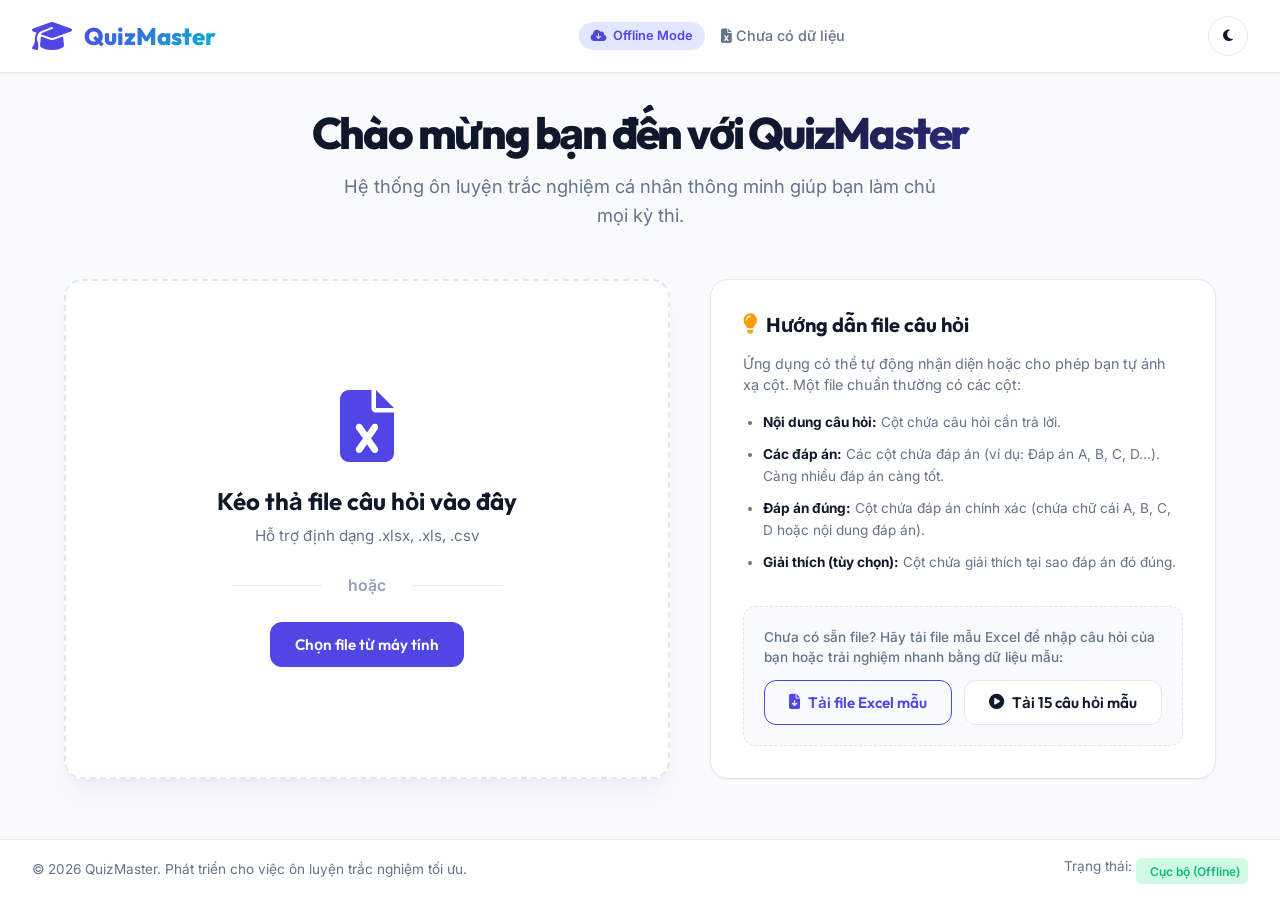
<file: index.html>
<!DOCTYPE html>
<html lang="vi">
<head>
    <meta charset="UTF-8">
    <meta name="viewport" content="width=device-width, initial-scale=1.0">
    <title>Hệ thống Ôn luyện Trắc nghiệm Thông minh</title>
    <!-- Google Fonts -->
    <link rel="preconnect" href="https://fonts.googleapis.com">
    <link rel="preconnect" href="https://fonts.gstatic.com" crossorigin>
    <link href="https://fonts.googleapis.com/css2?family=Inter:wght@300;400;500;600;700&family=Outfit:wght@400;500;600;700;800&display=swap" rel="stylesheet">
    <!-- FontAwesome for Icons -->
    <link rel="stylesheet" href="https://cdnjs.cloudflare.com/ajax/libs/font-awesome/6.4.0/css/all.min.css">
    <!-- CSS -->
    <link rel="stylesheet" href="styles.css">
    <!-- SheetJS Library for parsing Excel with CDN fallback -->
    <script src="lib/xlsx.full.min.js"></script>
    <script>
        if (typeof XLSX === 'undefined') {
            const script = document.createElement('script');
            script.src = "https://cdn.jsdelivr.net/npm/xlsx@0.18.5/dist/xlsx.full.min.js";
            document.head.appendChild(script);
        }
    </script>
</head>
<body>
    <div class="app-container">
        <!-- HEADER -->
        <header class="app-header">
            <div class="header-logo">
                <i class="fa-solid fa-graduation-cap logo-icon"></i>
                <span class="logo-text">QuizMaster</span>
            </div>
            <div class="header-status" id="header-status">
                <span class="status-badge status-offline"><i class="fa-solid fa-cloud-arrow-down"></i> Offline Mode</span>
                <span class="file-info" id="current-file-info"><i class="fa-solid fa-file-excel"></i> Chưa có dữ liệu</span>
            </div>
            <div class="header-actions">
                <button id="theme-toggle" class="theme-toggle-btn" title="Chuyển chế độ Sáng/Tối">
                    <i class="fa-solid fa-moon"></i>
                </button>
            </div>
        </header>

        <!-- MAIN CONTENT AREA -->
        <main class="app-main">

            <!-- SCREEN 1: UPLOAD EXCEL -->
            <section id="screen-upload" class="app-screen active">
                <div class="welcome-box">
                    <h1>Chào mừng bạn đến với QuizMaster</h1>
                    <p>Hệ thống ôn luyện trắc nghiệm cá nhân thông minh giúp bạn làm chủ mọi kỳ thi.</p>
                </div>

                <div class="upload-container">
                    <div class="drop-zone" id="drop-zone">
                        <div class="drop-zone-content">
                            <i class="fa-solid fa-file-excel drop-icon"></i>
                            <h3>Kéo thả file câu hỏi vào đây</h3>
                            <p>Hỗ trợ định dạng .xlsx, .xls, .csv</p>
                            <span class="or-divider">hoặc</span>
                            <button class="btn btn-primary" id="btn-browse">Chọn file từ máy tính</button>
                            <input type="file" id="file-input" accept=".xlsx, .xls, .csv" style="display: none;">
                        </div>
                    </div>

                    <div class="upload-guide">
                        <h3><i class="fa-solid fa-lightbulb text-warning"></i> Hướng dẫn file câu hỏi</h3>
                        <p>Ứng dụng có thể tự động nhận diện hoặc cho phép bạn tự ánh xạ cột. Một file chuẩn thường có các cột:</p>
                        <ul>
                            <li><strong>Nội dung câu hỏi:</strong> Cột chứa câu hỏi cần trả lời.</li>
                            <li><strong>Các đáp án:</strong> Các cột chứa đáp án (ví dụ: Đáp án A, B, C, D...). Càng nhiều đáp án càng tốt.</li>
                            <li><strong>Đáp án đúng:</strong> Cột chứa đáp án chính xác (chứa chữ cái A, B, C, D hoặc nội dung đáp án).</li>
                            <li><strong>Giải thích (tùy chọn):</strong> Cột chứa giải thích tại sao đáp án đó đúng.</li>
                        </ul>
                        <div class="sample-action">
                            <p>Chưa có sẵn file? Hãy tải file mẫu Excel để nhập câu hỏi của bạn hoặc trải nghiệm nhanh bằng dữ liệu mẫu:</p>
                            <div class="sample-action-buttons">
                                <button class="btn btn-outline-primary btn-full" id="btn-download-template">
                                    <i class="fa-solid fa-file-arrow-down"></i> Tải file Excel mẫu
                                </button>
                                <button class="btn btn-secondary btn-full" id="btn-load-sample">
                                    <i class="fa-solid fa-circle-play"></i> Tải 15 câu hỏi mẫu
                                </button>
                            </div>
                        </div>
                    </div>
                </div>
            </section>

            <!-- SCREEN 2: COLUMN MAPPING WIZARD -->
            <section id="screen-mapping" class="app-screen">
                <div class="screen-header">
                    <h2><i class="fa-solid fa-gears text-primary"></i> Trình Hướng Dẫn Ánh Xạ Cột</h2>
                    <p>Vui lòng xác nhận cách đọc các cột từ file Excel của bạn.</p>
                </div>

                <div class="mapping-container">
                    <div class="mapping-form-card">
                        <h3><i class="fa-solid fa-list-check"></i> Liên kết dữ liệu</h3>
                        <div class="form-group sheet-select-group" id="sheet-select-wrapper" style="display:none;">
                            <label for="select-sheet">Chọn Sheet chứa câu hỏi:</label>
                            <select id="select-sheet" class="form-control"></select>
                        </div>
                        
                        <div class="mapping-fields">
                            <div class="form-group">
                                <label for="map-question">Cột chứa câu hỏi <span class="required">*</span></label>
                                <select id="map-question" class="form-control map-select"></select>
                            </div>
                            
                            <div class="form-group">
                                <label>Cột chứa các đáp án lựa chọn <span class="required">*</span></label>
                                <div class="options-mapping-list" id="options-mapping-list">
                                    <!-- Options mapping selects will be dynamically added here -->
                                </div>
                                <button type="button" class="btn btn-sm btn-outline-primary" id="btn-add-map-option">
                                    <i class="fa-solid fa-plus"></i> Thêm đáp án lựa chọn
                                </button>
                            </div>

                            <div class="form-group">
                                <label for="map-correct">Cột chứa đáp án đúng <span class="required">*</span></label>
                                <select id="map-correct" class="form-control map-select"></select>
                                <small class="form-text text-muted">Dữ liệu có thể là chữ cái A, B, C, D... hoặc nội dung chính xác của đáp án.</small>
                            </div>

                            <div class="form-group">
                                <label for="map-explanation">Cột chứa giải thích (Tùy chọn)</label>
                                <select id="map-explanation" class="form-control map-select"></select>
                            </div>
                        </div>

                        <div class="mapping-actions">
                            <button class="btn btn-secondary" id="btn-mapping-back">Quay lại</button>
                            <button class="btn btn-primary" id="btn-import-confirm">Nhập dữ liệu ngay</button>
                        </div>
                    </div>

                    <div class="mapping-preview-card">
                        <h3><i class="fa-solid fa-table"></i> Xem trước dữ liệu (3 dòng đầu)</h3>
                        <div class="table-responsive">
                            <table class="preview-table" id="preview-table">
                                <thead>
                                    <!-- Dynamic -->
                                </thead>
                                <tbody>
                                    <!-- Dynamic -->
                                </tbody>
                            </table>
                        </div>
                    </div>
                </div>
            </section>

            <!-- SCREEN 3: DASHBOARD -->
            <section id="screen-dashboard" class="app-screen">
                <div class="dashboard-welcome">
                    <div>
                        <h2 id="dashboard-welcome-title">Xin chào ôn tập viên!</h2>
                        <p>Hôm nay bạn muốn học gì? Hãy chọn một chế độ phía dưới.</p>
                    </div>
                    <div class="dashboard-file-actions">
                        <button class="btn btn-sm btn-outline-danger" id="btn-clear-data">
                            <i class="fa-solid fa-trash-can"></i> Xóa dữ liệu & Tải file khác
                        </button>
                    </div>
                </div>

                <!-- Progress Dashboard -->
                <div class="dashboard-stats-grid">
                    <div class="stat-card stat-total" id="card-total-questions" style="cursor: pointer;" title="Xem danh sách tất cả câu hỏi">
                        <div class="stat-icon"><i class="fa-solid fa-folder-open"></i></div>
                        <div class="stat-content">
                            <span class="stat-label">Tổng số câu hỏi</span>
                            <span class="stat-value" id="stat-total-questions">0</span>
                        </div>
                    </div>
                    
                    <div class="stat-card stat-completed">
                        <div class="stat-icon"><i class="fa-solid fa-circle-check"></i></div>
                        <div class="stat-content">
                            <span class="stat-label">Đã hoàn thành</span>
                            <span class="stat-value" id="stat-completed-questions">0</span>
                            <div class="stat-progress-bar">
                                <div class="stat-progress-fill" id="stat-completed-progress" style="width: 0%"></div>
                            </div>
                        </div>
                    </div>

                    <div class="stat-card stat-accuracy">
                        <div class="stat-icon"><i class="fa-solid fa-bullseye"></i></div>
                        <div class="stat-content">
                            <span class="stat-label">Tỷ lệ chính xác</span>
                            <span class="stat-value" id="stat-accuracy-rate">0%</span>
                            <span class="stat-subtext" id="stat-correct-details">Đúng 0 / Làm 0</span>
                        </div>
                    </div>

                    <div class="stat-card stat-starred">
                        <div class="stat-icon"><i class="fa-solid fa-star"></i></div>
                        <div class="stat-content">
                            <span class="stat-label">Câu hỏi đã lưu</span>
                            <span class="stat-value" id="stat-starred-questions">0</span>
                        </div>
                    </div>
                </div>

                <!-- Main Modes Grid -->
                <div class="modes-grid">
                    <!-- MODE 1: STUDY -->
                    <div class="mode-card card-study">
                        <div class="mode-header">
                            <div class="mode-icon-box"><i class="fa-solid fa-book-open-reader"></i></div>
                            <div>
                                <h3>Chế độ Luyện tập</h3>
                                <p>Học theo tiến độ tự do, xem ngay đáp án đúng và lời giải.</p>
                            </div>
                        </div>
                        <div class="mode-body">
                            <div class="form-group">
                                <label for="study-filter">Lọc câu hỏi để học:</label>
                                <select id="study-filter" class="form-control">
                                    <option value="all">Tất cả câu hỏi</option>
                                    <option value="unanswered">Câu hỏi chưa trả lời</option>
                                    <option value="incorrect">Câu hỏi đã làm sai</option>
                                    <option value="starred">Câu hỏi đã lưu (Đánh dấu sao)</option>
                                </select>
                            </div>
                            <div class="form-group">
                                <label for="study-order">Thứ tự hiển thị:</label>
                                <select id="study-order" class="form-control">
                                    <option value="sequential">Theo thứ tự trong file</option>
                                    <option value="random">Ngẫu nhiên</option>
                                </select>
                            </div>
                            <div class="form-group">
                                <label for="study-time">Thời gian làm bài:</label>
                                <select id="study-time" class="form-control">
                                    <option value="unlimited" selected>Không giới hạn (Đếm lên)</option>
                                    <option value="10">10 phút</option>
                                    <option value="15">15 phút</option>
                                    <option value="30">30 phút</option>
                                    <option value="50">50 phút</option>
                                    <option value="60">60 phút</option>
                                    <option value="90">90 phút</option>
                                    <option value="120">120 phút</option>
                                    <option value="180">180 phút</option>
                                    <option value="270">270 phút</option>
                                </select>
                            </div>
                            <div class="form-group">
                                <label class="toggle-switch" style="margin-bottom: 0.5rem;">
                                    <input type="checkbox" id="study-toggle-range">
                                    <span class="toggle-slider"></span>
                                    <span class="toggle-label" style="font-weight: 600; color: var(--text-main);">Giới hạn khoảng câu hỏi</span>
                                </label>
                                <div class="form-row range-inputs" id="study-range-inputs" style="display: none; margin-top: 0.5rem; gap: 0.75rem;">
                                    <div class="form-group col-6" style="margin-bottom: 0;">
                                        <label for="study-range-from" style="font-size: 0.8rem; font-weight: 500; margin-bottom: 0.25rem;">Từ câu:</label>
                                        <input type="number" id="study-range-from" class="form-control" min="1" value="1">
                                    </div>
                                    <div class="form-group col-6" style="margin-bottom: 0;">
                                        <label for="study-range-to" style="font-size: 0.8rem; font-weight: 500; margin-bottom: 0.25rem;">Đến câu:</label>
                                        <input type="number" id="study-range-to" class="form-control" min="1" value="100">
                                    </div>
                                </div>
                            </div>
                        </div>
                        <div class="mode-footer">
                            <button class="btn btn-primary btn-full" id="btn-start-study">
                                Bắt đầu ôn tập <i class="fa-solid fa-circle-right"></i>
                            </button>
                        </div>
                    </div>

                    <!-- MODE 2: EXAM -->
                    <div class="mode-card card-exam">
                        <div class="mode-header">
                            <div class="mode-icon-box"><i class="fa-solid fa-stopwatch"></i></div>
                            <div>
                                <h3>Chế độ Thi thử</h3>
                                <p>Làm bài kiểm tra tính giờ. Chỉ biết đáp án khi nộp bài.</p>
                            </div>
                        </div>
                        <div class="mode-body">
                            <div class="form-row">
                                <div class="form-group col-6">
                                    <label for="exam-count">Số câu hỏi:</label>
                                    <select id="exam-count" class="form-control">
                                        <option value="10">10 câu</option>
                                        <option value="20">20 câu</option>
                                        <option value="40" selected>40 câu</option>
                                        <option value="50">50 câu</option>
                                        <option value="100">100 câu</option>
                                        <option value="all">Tất cả</option>
                                    </select>
                                </div>
                                <div class="form-group col-6">
                                    <label for="exam-time">Thời gian làm bài:</label>
                                    <select id="exam-time" class="form-control">
                                        <option value="10">10 phút</option>
                                        <option value="15">15 phút</option>
                                        <option value="30">30 phút</option>
                                        <option value="50" selected>50 phút</option>
                                        <option value="60">60 phút</option>
                                        <option value="90">90 phút</option>
                                        <option value="120">120 phút</option>
                                        <option value="150">150 phút</option>
                                        <option value="180">180 phút</option>
                                        <option value="270">270 phút</option>
                                    </select>
                                </div>
                            </div>
                            <div class="form-group">
                                <label for="exam-scope">Phạm vi câu hỏi:</label>
                                <select id="exam-scope" class="form-control">
                                    <option value="all">Tất cả câu hỏi</option>
                                    <option value="unanswered">Chỉ câu hỏi chưa làm</option>
                                    <option value="incorrect">Chỉ câu hỏi đã làm sai</option>
                                    <option value="starred">Chỉ câu hỏi đã lưu (Đánh dấu sao)</option>
                                </select>
                            </div>
                            <div class="form-group">
                                <label for="exam-order">Thứ tự hiển thị:</label>
                                <select id="exam-order" class="form-control">
                                    <option value="random" selected>Ngẫu nhiên (trộn đề)</option>
                                    <option value="sequential">Theo thứ tự trong file</option>
                                </select>
                            </div>
                            <div class="form-group">
                                <label class="toggle-switch" style="margin-bottom: 0.5rem;">
                                    <input type="checkbox" id="exam-toggle-range">
                                    <span class="toggle-slider"></span>
                                    <span class="toggle-label" style="font-weight: 600; color: var(--text-main);">Giới hạn khoảng câu hỏi</span>
                                </label>
                                <div class="form-row range-inputs" id="exam-range-inputs" style="display: none; margin-top: 0.5rem; gap: 0.75rem;">
                                    <div class="form-group col-6" style="margin-bottom: 0;">
                                        <label for="exam-range-from" style="font-size: 0.8rem; font-weight: 500; margin-bottom: 0.25rem;">Từ câu:</label>
                                        <input type="number" id="exam-range-from" class="form-control" min="1" value="1">
                                    </div>
                                    <div class="form-group col-6" style="margin-bottom: 0;">
                                        <label for="exam-range-to" style="font-size: 0.8rem; font-weight: 500; margin-bottom: 0.25rem;">Đến câu:</label>
                                        <input type="number" id="exam-range-to" class="form-control" min="1" value="100">
                                    </div>
                                </div>
                            </div>
                        </div>
                        <div class="mode-footer">
                            <button class="btn btn-warning btn-full" id="btn-start-exam">
                                Bắt đầu thi thử <i class="fa-solid fa-circle-play"></i>
                            </button>
                        </div>
                    </div>
                </div>

                <!-- Recent History list -->
                <div class="dashboard-history-section">
                    <div class="history-section-header" style="display: flex; justify-content: space-between; align-items: center; margin-bottom: 1.25rem;">
                        <h3 style="margin-bottom: 0;"><i class="fa-solid fa-clock-rotate-left"></i> Lịch sử thi thử gần đây</h3>
                        <button class="btn btn-sm btn-outline-primary" id="btn-view-all-history" style="display: none;">
                            Xem tất cả <i class="fa-solid fa-chevron-right" style="font-size: 0.75rem;"></i>
                        </button>
                    </div>
                    <div class="history-list-wrapper" id="history-list-wrapper">
                        <!-- History table or empty state will be here -->
                        <div class="empty-history">Chưa có bài thi thử nào được thực hiện. Hãy bắt đầu bài thi thử đầu tiên!</div>
                    </div>
                </div>
            </section>

            <!-- SCREEN 4: STUDY PLAYING -->
            <section id="screen-study" class="app-screen">
                <div class="study-header">
                    <button class="btn btn-icon-text btn-outline-secondary" id="btn-study-back">
                        <i class="fa-solid fa-arrow-left"></i> Trở về
                    </button>
                    <div class="study-progress-container">
                        <div class="progress-label">
                            <span id="study-progress-text">Câu hỏi 1 / 100</span>
                            <span class="study-score-indicator" id="study-score-indicator">Đúng: 0 | Sai: 0</span>
                        </div>
                        <div class="study-progress-bar-wrapper">
                            <div class="study-progress-bar-fill" id="study-progress-bar-fill" style="width: 1%"></div>
                        </div>
                    </div>
                    <div class="study-timer-badge" id="study-timer-badge" title="Thời gian ôn tập">
                        <i class="fa-regular fa-clock"></i> <span id="study-timer">00:00</span>
                    </div>
                    <button class="btn btn-icon-only btn-outline-warning" id="btn-study-star" title="Lưu câu hỏi">
                        <i class="fa-regular fa-star"></i>
                    </button>
                </div>

                <div class="study-workspace">
                    <div class="question-container">
                        <!-- Question Card -->
                        <div class="question-card" id="study-question-card">
                            <div class="question-number-tag" id="study-q-tag">Câu hỏi 1</div>
                            <div class="question-text" id="study-question-text">Loading question...</div>
                            
                            <div class="options-list" id="study-options-list">
                                <!-- Dynamic Option Buttons -->
                            </div>
                            <div class="confirm-btn-container" id="study-confirm-container" style="display: none; margin-top: 1.25rem; text-align: right;">
                                <button class="btn btn-primary" id="btn-study-confirm-answer" style="width: 100%; font-weight: 700; padding: 0.75rem 1rem;">
                                    Xác nhận đáp án <i class="fa-solid fa-check-double"></i>
                                </button>
                            </div>
                        </div>

                        <!-- Feedback Panel (Explanation) -->
                        <div class="explanation-panel hidden" id="study-explanation-panel">
                            <div class="explanation-status" id="study-explanation-status">
                                <i class="fa-solid"></i> <span class="status-msg"></span>
                            </div>
                            <div class="explanation-content">
                                <strong>Giải thích đáp án:</strong>
                                <p id="study-explanation-text">Không có giải thích chi tiết cho câu hỏi này.</p>
                            </div>
                        </div>
                    </div>
                </div>

                <div class="study-footer">
                    <div class="study-options-toggles">
                        <label class="toggle-switch">
                            <input type="checkbox" id="toggle-auto-next">
                            <span class="toggle-slider"></span>
                            <span class="toggle-label">Tự động chuyển câu khi trả lời ĐÚNG</span>
                        </label>
                    </div>
                    <div class="study-navigation">
                        <button class="btn btn-secondary" id="btn-study-prev"><i class="fa-solid fa-chevron-left"></i> Câu Trước</button>
                        <button class="btn btn-outline-info" id="btn-study-show-answer"><i class="fa-solid fa-eye"></i> Hiện Đáp Án</button>
                        <button class="btn btn-secondary" id="btn-study-next">Câu Tiếp <i class="fa-solid fa-chevron-right"></i></button>
                    </div>
                </div>

                <!-- Study Index Grid Drawer -->
                <div class="study-grid-drawer" id="study-grid-drawer">
                    <button class="btn btn-sm btn-secondary drawer-toggle" id="btn-study-drawer-toggle">
                        Danh sách câu hỏi <i class="fa-solid fa-chevron-up"></i>
                    </button>
                    <div class="drawer-content">
                        <div class="drawer-stats">
                            <span class="badge badge-unanswered"><span class="dot"></span> Chưa làm</span>
                            <span class="badge badge-correct"><span class="dot"></span> Đúng</span>
                            <span class="badge badge-incorrect"><span class="dot"></span> Sai</span>
                        </div>
                        <div class="question-grid-container" id="study-question-grid">
                            <!-- Question cells 1, 2, 3... -->
                        </div>
                    </div>
                </div>
            </section>

            <!-- SCREEN 5: EXAM PLAYING -->
            <section id="screen-exam" class="app-screen">
                <div class="exam-workspace-layout">
                    <!-- Main Question Panel -->
                    <div class="exam-main-panel">
                        <div class="exam-question-header">
                            <span class="exam-question-number" id="exam-q-tag">Câu hỏi 1 / 40</span>
                            <div class="exam-question-actions">
                                <button class="btn btn-icon-only btn-outline-warning" id="btn-exam-star" title="Lưu câu hỏi">
                                    <i class="fa-regular fa-star"></i>
                                </button>
                            </div>
                        </div>

                        <div class="question-card" id="exam-question-card">
                            <div class="question-text" id="exam-question-text">Loading exam question...</div>
                            <div class="options-list" id="exam-options-list">
                                <!-- Dynamic Options -->
                            </div>
                        </div>

                        <div class="exam-navigation">
                            <button class="btn btn-secondary" id="btn-exam-prev">
                                <i class="fa-solid fa-chevron-left"></i> Câu Trước
                            </button>
                            <span class="exam-progress-dots" id="exam-progress-dots">
                                <!-- Bullet indicators -->
                            </span>
                            <button class="btn btn-secondary" id="btn-exam-next">
                                Câu Tiếp <i class="fa-solid fa-chevron-right"></i>
                            </button>
                        </div>
                    </div>

                    <!-- Sidebar Panel -->
                    <aside class="exam-sidebar">
                        <div class="sidebar-timer-card">
                            <div class="timer-label">Thời gian còn lại</div>
                            <div class="timer-display" id="exam-timer">50:00</div>
                            <div class="timer-progress-bar">
                                <div class="timer-progress-fill" id="timer-progress-fill" style="width: 100%"></div>
                            </div>
                        </div>

                        <div class="sidebar-grid-card">
                            <div class="grid-header">
                                <span>Phiếu trả lời</span>
                                <span class="grid-stats-text" id="exam-answered-counter">Đã chọn: 0 / 40</span>
                            </div>
                            <div class="question-grid-container grid-scrollable" id="exam-question-grid">
                                <!-- Grid cells -->
                            </div>
                        </div>

                        <div class="sidebar-actions">
                            <button class="btn btn-danger btn-full btn-lg" id="btn-submit-exam">
                                <i class="fa-solid fa-paper-plane"></i> Nộp Bài Thi
                            </button>
                        </div>
                    </aside>
                </div>
            </section>

            <!-- SCREEN 6: RESULTS SCREEN -->
            <section id="screen-results" class="app-screen">
                <canvas id="confetti-canvas" class="confetti-canvas"></canvas>
                <div class="results-header">
                    <h2><i class="fa-solid fa-square-poll-vertical"></i> Kết Quả Bài Kiểm Tra</h2>
                    <p id="results-exam-title">Bài thi thử gồm 40 câu hỏi</p>
                </div>

                <div class="results-container">
                    <div class="results-summary-card">
                        <div class="radial-progress-wrapper">
                            <svg class="radial-progress-svg" viewBox="0 0 120 120">
                                <circle class="progress-bg" cx="60" cy="60" r="50"></circle>
                                <circle class="progress-bar-svg" id="result-svg-circle" cx="60" cy="60" r="50" style="stroke-dashoffset: 314;"></circle>
                            </svg>
                            <div class="radial-text">
                                <span class="radial-score" id="result-score-fraction">30/40</span>
                                <span class="radial-percent" id="result-score-percent">75%</span>
                            </div>
                        </div>

                        <div class="result-verdict" id="result-verdict">Đã Đạt</div>
                    </div>

                    <div class="results-stats-details">
                        <div class="stats-detail-grid">
                            <div class="stat-detail-item">
                                <span class="detail-label"><i class="fa-solid fa-clock text-info"></i> Thời gian làm bài</span>
                                <span class="detail-val" id="result-time-spent">12:34</span>
                            </div>
                            <div class="stat-detail-item">
                                <span class="detail-label"><i class="fa-solid fa-circle-check text-success"></i> Trả lời đúng</span>
                                <span class="detail-val text-success" id="result-correct-count">30</span>
                            </div>
                            <div class="stat-detail-item">
                                <span class="detail-label"><i class="fa-solid fa-circle-xmark text-danger"></i> Trả lời sai</span>
                                <span class="detail-val text-danger" id="result-incorrect-count">8</span>
                            </div>
                            <div class="stat-detail-item">
                                <span class="detail-label"><i class="fa-solid fa-circle-minus text-secondary"></i> Bỏ qua / Chưa làm</span>
                                <span class="detail-val text-secondary" id="result-skipped-count">2</span>
                            </div>
                        </div>

                        <div class="results-actions">
                            <button class="btn btn-outline-secondary" id="btn-results-dashboard">
                                <i class="fa-solid fa-house"></i> Về bảng điều khiển
                            </button>
                            <button class="btn btn-outline-primary" id="btn-results-review">
                                <i class="fa-solid fa-magnifying-glass"></i> Xem lại bài làm
                            </button>
                            <button class="btn btn-warning" id="btn-results-retake">
                                <i class="fa-solid fa-arrows-rotate"></i> Thi lại đề này
                            </button>
                        </div>
                    </div>
                </div>
            </section>

            <!-- SCREEN 7: EXAM REVIEW SCREEN -->
            <section id="screen-review" class="app-screen">
                <div class="review-header">
                    <button class="btn btn-outline-secondary" id="btn-review-back">
                        <i class="fa-solid fa-arrow-left"></i> Quay lại kết quả
                    </button>
                    <h2>Xem lại chi tiết bài làm</h2>
                    <div class="review-filter">
                        <label for="review-question-filter">Hiển thị:</label>
                        <select id="review-question-filter" class="form-control">
                            <option value="all">Tất cả câu hỏi</option>
                            <option value="correct">Chỉ câu trả lời đúng</option>
                            <option value="incorrect">Chỉ câu trả lời sai</option>
                            <option value="skipped">Chỉ câu chưa trả lời</option>
                        </select>
                    </div>
                </div>

                <div class="review-workspace-layout">
                    <!-- Sidebar list of questions -->
                    <aside class="review-sidebar">
                        <div class="review-list-header">
                            Danh sách câu hỏi
                        </div>
                        <div class="question-grid-container grid-scrollable" id="review-question-grid">
                            <!-- Question cells -->
                        </div>
                    </aside>

                    <!-- Main review area -->
                    <div class="review-main-panel">
                        <div class="question-card" id="review-question-card">
                            <div class="review-card-status-badge" id="review-q-status-badge">
                                <i class="fa-solid"></i> <span></span>
                            </div>
                            <div class="question-number-tag" id="review-q-tag">Câu hỏi 1</div>
                            <div class="question-text" id="review-question-text">Review question text...</div>
                            <div class="options-list" id="review-options-list">
                                <!-- Dynamic Options with color coding -->
                            </div>
                        </div>

                        <div class="explanation-panel" id="review-explanation-panel">
                            <div class="explanation-content">
                                <strong>Giải thích đáp án:</strong>
                                <p id="review-explanation-text">Không có giải thích chi tiết cho câu hỏi này.</p>
                            </div>
                        </div>

                        <div class="review-navigation">
                            <button class="btn btn-secondary" id="btn-review-prev">
                                <i class="fa-solid fa-chevron-left"></i> Câu Trước
                            </button>
                            <button class="btn btn-secondary" id="btn-review-next">
                                Câu Tiếp <i class="fa-solid fa-chevron-right"></i>
                            </button>
                        </div>
                    </div>
                </div>
            </section>

            <!-- SCREEN 8: FULL EXAM HISTORY -->
            <section id="screen-history" class="app-screen">
                <div class="screen-header-with-actions" style="display: flex; justify-content: space-between; align-items: center; margin-bottom: 2rem; flex-wrap: wrap; gap: 1rem;">
                    <div>
                        <h2><i class="fa-solid fa-clock-rotate-left text-primary"></i> Toàn bộ lịch sử thi thử</h2>
                        <p>Xem lại tất cả kết quả ôn tập và thi thử của bạn.</p>
                    </div>
                    <button class="btn btn-outline-secondary" id="btn-history-back">
                        <i class="fa-solid fa-arrow-left"></i> Về bảng điều khiển
                    </button>
                </div>

                <div class="history-container-card" style="background-color: var(--bg-card); border: 1px solid var(--border-color); border-radius: var(--radius-lg); padding: 2rem; box-shadow: var(--shadow-md);">
                    <div class="history-stats-bar" style="display: flex; justify-content: space-between; align-items: center; margin-bottom: 1.5rem; flex-wrap: wrap; gap: 1rem; border-bottom: 1px solid var(--border-color); padding-bottom: 1rem;">
                        <div class="history-summary-text" id="history-summary-text" style="font-weight: 600; color: var(--text-main); font-size: 1rem;">
                            Tổng số bài thi: 0 | Tỷ lệ đỗ: 0%
                        </div>
                        <button class="btn btn-sm btn-outline-danger" id="btn-clear-history-only">
                            <i class="fa-solid fa-trash-can"></i> Xóa lịch sử thi thử
                        </button>
                    </div>

                    <div class="table-responsive" id="full-history-table-wrapper">
                        <table class="history-table" id="full-history-table">
                            <thead>
                                <tr>
                                    <th>Thời gian</th>
                                    <th>Đề thi</th>
                                    <th>Điểm số</th>
                                    <th>Tỷ lệ</th>
                                    <th>Thời gian làm</th>
                                    <th>Kết quả</th>
                                    <th>Hành động</th>
                                </tr>
                            </thead>
                            <tbody id="full-history-table-body">
                                <!-- Dynamic -->
                            </tbody>
                        </table>
                    </div>
                    <div class="empty-history-full" id="empty-history-full" style="display: none; text-align: center; color: var(--text-muted); padding: 4rem 2rem; border: 1px dashed var(--border-color); border-radius: var(--radius-md);">
                        <i class="fa-solid fa-clock-rotate-left" style="font-size: 3rem; color: var(--border-color); margin-bottom: 1rem;"></i>
                        <p>Chưa có dữ liệu thi thử nào.</p>
                    </div>
                </div>
            </section>

            <!-- SCREEN 9: ALL QUESTIONS VIEWER -->
            <section id="screen-all-questions" class="app-screen">
                <div class="screen-header-with-actions" style="display: flex; justify-content: space-between; align-items: center; margin-bottom: 2rem; flex-wrap: wrap; gap: 1rem;">
                    <div>
                        <h2><i class="fa-solid fa-list-check text-primary"></i> Ngân hàng câu hỏi đã nạp</h2>
                        <p>Xem toàn bộ danh sách câu hỏi đã tải lên theo dạng bảng và tìm kiếm.</p>
                    </div>
                    <button class="btn btn-outline-secondary" id="btn-all-questions-back">
                        <i class="fa-solid fa-arrow-left"></i> Về bảng điều khiển
                    </button>
                </div>

                <div class="questions-viewer-container" style="background-color: var(--bg-card); border: 1px solid var(--border-color); border-radius: var(--radius-lg); padding: 2rem; box-shadow: var(--shadow-md);">
                    <!-- Filter and Search controls -->
                    <div class="questions-filter-bar" style="display: flex; justify-content: space-between; align-items: center; margin-bottom: 1.5rem; flex-wrap: wrap; gap: 1rem;">
                        <div class="search-input-wrapper" style="position: relative; flex-grow: 1; max-width: 400px;">
                            <i class="fa-solid fa-magnifying-glass" style="position: absolute; left: 1rem; top: 50%; transform: translateY(-50%); color: var(--text-muted);"></i>
                            <input type="text" id="questions-search-input" placeholder="Tìm kiếm câu hỏi, đáp án hoặc giải thích..." style="width: 100%; padding: 0.65rem 1rem 0.65rem 2.5rem; border: 1px solid var(--border-color); border-radius: var(--radius-md); background-color: var(--bg-app); color: var(--text-main); font-size: 0.9rem;" />
                        </div>
                        <div class="questions-count-summary" id="questions-count-summary" style="font-weight: 600; color: var(--text-main); font-size: 0.95rem;">
                            Đang hiển thị 0 / 0 câu hỏi
                        </div>
                    </div>

                    <!-- Responsive Table -->
                    <div class="table-responsive" style="margin-bottom: 1.5rem; border: 1px solid var(--border-color); border-radius: var(--radius-md); overflow: hidden;">
                        <table class="history-table" style="width: 100%; border-collapse: collapse;" id="all-questions-table">
                            <thead id="all-questions-table-head">
                                <!-- Dynamic -->
                            </thead>
                            <tbody id="all-questions-table-body">
                                <!-- Dynamic -->
                            </tbody>
                        </table>
                    </div>

                    <!-- Pagination Controls -->
                    <div class="pagination-controls" style="display: flex; justify-content: space-between; align-items: center; flex-wrap: wrap; gap: 1rem;">
                        <button class="btn btn-sm btn-outline-secondary" id="btn-questions-prev-page">
                            <i class="fa-solid fa-chevron-left"></i> Trang trước
                        </button>
                        <div class="pagination-pages" id="questions-pagination-pages" style="display: flex; gap: 0.35rem; align-items: center;">
                            <!-- Page numbers dynamic -->
                        </div>
                        <button class="btn btn-sm btn-outline-secondary" id="btn-questions-next-page">
                            Trang sau <i class="fa-solid fa-chevron-right"></i>
                        </button>
                    </div>
                </div>
            </section>

        </main>

        <!-- FOOTER -->
        <footer class="app-footer">
            <p>&copy; 2026 QuizMaster. Phát triển cho việc ôn luyện trắc nghiệm tối ưu.</p>
            <p>Trạng thái: <span class="badge badge-success"><span class="dot"></span> Cục bộ (Offline)</span></p>
        </footer>
    </div>

    <!-- Confirmation & Alert Modals -->
    <div class="modal-overlay" id="confirm-modal">
        <div class="modal-card">
            <div class="modal-header">
                <h3 id="modal-title">Xác nhận</h3>
                <button class="modal-close-btn" onclick="closeModal()">&times;</button>
            </div>
            <div class="modal-body">
                <p id="modal-message">Nội dung xác nhận ở đây.</p>
            </div>
            <div class="modal-footer">
                <button class="btn btn-secondary" id="modal-btn-cancel">Hủy bỏ</button>
                <button class="btn btn-primary" id="modal-btn-confirm">Đồng ý</button>
            </div>
        </div>
    </div>

    <!-- JS -->
    <script src="app.js"></script>
</body>
</html>
</file>
<file: styles.css>
/* ==========================================================================
   DESIGN SYSTEM & VARIABLES
   ========================================================================== */
:root {
    /* Color Palette - Light Mode Default */
    --bg-app: #f8fafc;
    --bg-card: #ffffff;
    --bg-header: #ffffff;
    --bg-footer: #ffffff;
    
    --color-primary: #4f46e5;      /* Indigo 600 */
    --color-primary-hover: #4338ca;
    --color-primary-light: #e0e7ff;
    
    --color-success: #10b981;      /* Emerald 500 */
    --color-success-hover: #059669;
    --color-success-light: #d1fae5;
    
    --color-danger: #ef4444;       /* Red 500 */
    --color-danger-hover: #dc2626;
    --color-danger-light: #fee2e2;
    
    --color-warning: #f59e0b;      /* Amber 500 */
    --color-warning-hover: #d97706;
    --color-warning-light: #fef3c7;
    
    --color-info: #06b6d4;         /* Cyan 500 */
    
    /* Text Colors */
    --text-main: #0f172a;          /* Slate 900 */
    --text-muted: #64748b;         /* Slate 500 */
    --text-light: #94a3b8;         /* Slate 400 */
    --text-on-primary: #ffffff;
    
    /* Borders & Dividers */
    --border-color: #e2e8f0;       /* Slate 200 */
    --border-focus: #818cf8;       /* Indigo 400 */
    
    /* Shadows & Border Radius */
    --shadow-sm: 0 1px 2px 0 rgba(0, 0, 0, 0.05);
    --shadow-md: 0 4px 6px -1px rgba(0, 0, 0, 0.1), 0 2px 4px -2px rgba(0, 0, 0, 0.1);
    --shadow-lg: 0 10px 15px -3px rgba(0, 0, 0, 0.1), 0 4px 6px -4px rgba(0, 0, 0, 0.1);
    --shadow-premium: 0 20px 25px -5px rgba(79, 70, 229, 0.05), 0 8px 10px -6px rgba(79, 70, 229, 0.05);
    
    --radius-sm: 6px;
    --radius-md: 12px;
    --radius-lg: 18px;
    --radius-full: 9999px;
    
    /* Fonts */
    --font-heading: 'Outfit', 'Inter', sans-serif;
    --font-body: 'Inter', sans-serif;
}

/* Dark Mode Variables Override */
[data-theme="dark"] {
    --bg-app: #0f172a;             /* Slate 900 */
    --bg-card: #1e293b;            /* Slate 800 */
    --bg-header: #1e293b;
    --bg-footer: #1e293b;
    
    --color-primary: #6366f1;      /* Indigo 500 */
    --color-primary-hover: #4f46e5;
    --color-primary-light: #312e81;
    
    --color-success: #10b981;      /* Emerald 500 */
    --color-success-hover: #059669;
    --color-success-light: #064e3b;
    
    --color-danger: #f87171;       /* Red 400 */
    --color-danger-hover: #ef4444;
    --color-danger-light: #7f1d1d;
    
    --color-warning: #fbbf24;      /* Amber 400 */
    --color-warning-hover: #f59e0b;
    --color-warning-light: #78350f;
    
    --text-main: #f8fafc;          /* Slate 50 */
    --text-muted: #94a3b8;         /* Slate 400 */
    --text-light: #64748b;         /* Slate 500 */
    
    --border-color: #334155;       /* Slate 700 */
    --border-focus: #6366f1;
    
    --shadow-sm: 0 1px 2px 0 rgba(0, 0, 0, 0.5);
    --shadow-md: 0 4px 6px -1px rgba(0, 0, 0, 0.3), 0 2px 4px -2px rgba(0, 0, 0, 0.3);
    --shadow-lg: 0 10px 15px -3px rgba(0, 0, 0, 0.3), 0 4px 6px -4px rgba(0, 0, 0, 0.3);
    --shadow-premium: 0 20px 25px -5px rgba(0, 0, 0, 0.4);
}

/* ==========================================================================
   BASE & RESET STYLES
   ========================================================================== */
* {
    box-sizing: border-box;
    margin: 0;
    padding: 0;
}

body {
    font-family: var(--font-body);
    font-size: 16px;
    line-height: 1.6;
    color: var(--text-main);
    background-color: var(--bg-app);
    transition: background-color 0.3s, color 0.3s;
    overflow-x: hidden;
}

h1, h2, h3, h4, h5, h6 {
    font-family: var(--font-heading);
    font-weight: 700;
    line-height: 1.25;
}

/* App container takes full screen height */
.app-container {
    display: flex;
    flex-direction: column;
    min-height: 100vh;
}

/* ==========================================================================
   APP HEADER & FOOTER
   ========================================================================== */
.app-header {
    background-color: var(--bg-header);
    border-bottom: 1px solid var(--border-color);
    padding: 1rem 2rem;
    display: flex;
    align-items: center;
    justify-content: space-between;
    box-shadow: var(--shadow-sm);
    z-index: 100;
    transition: background-color 0.3s, border-color 0.3s;
}

.header-logo {
    display: flex;
    align-items: center;
    gap: 0.75rem;
}

.logo-icon {
    font-size: 2rem;
    color: var(--color-primary);
}

.logo-text {
    font-family: var(--font-heading);
    font-size: 1.5rem;
    font-weight: 800;
    background: linear-gradient(135deg, var(--color-primary), var(--color-info));
    -webkit-background-clip: text;
    -webkit-text-fill-color: transparent;
}

.header-status {
    display: flex;
    align-items: center;
    gap: 1rem;
}

.status-badge {
    padding: 0.25rem 0.75rem;
    border-radius: var(--radius-full);
    font-size: 0.8rem;
    font-weight: 600;
    display: flex;
    align-items: center;
    gap: 0.35rem;
}

.status-offline {
    background-color: var(--color-primary-light);
    color: var(--color-primary);
}

.file-info {
    font-size: 0.9rem;
    color: var(--text-muted);
    font-weight: 500;
}

.theme-toggle-btn {
    background: none;
    border: 1px solid var(--border-color);
    width: 2.5rem;
    height: 2.5rem;
    border-radius: var(--radius-full);
    color: var(--text-main);
    cursor: pointer;
    display: flex;
    align-items: center;
    justify-content: center;
    transition: all 0.2s;
}

.theme-toggle-btn:hover {
    background-color: var(--color-primary-light);
    color: var(--color-primary);
    border-color: var(--color-primary);
}

.app-main {
    flex: 1;
    max-width: 1200px;
    width: 100%;
    margin: 0 auto;
    padding: 2rem 1.5rem;
    position: relative;
}

.app-footer {
    background-color: var(--bg-footer);
    border-top: 1px solid var(--border-color);
    padding: 1rem 2rem;
    text-align: center;
    font-size: 0.85rem;
    color: var(--text-muted);
    display: flex;
    justify-content: space-between;
    align-items: center;
    transition: background-color 0.3s, border-color 0.3s;
}

/* ==========================================================================
   SCREENS WRAPPER
   ========================================================================== */
.app-screen {
    display: none;
    animation: fadeIn 0.4s cubic-bezier(0.16, 1, 0.3, 1);
}

.app-screen.active {
    display: block;
}

@keyframes fadeIn {
    from { opacity: 0; transform: translateY(10px); }
    to { opacity: 1; transform: translateY(0); }
}

/* ==========================================================================
   BUTTONS & COMMON COMPONENT STYLES
   ========================================================================== */
.btn {
    display: inline-flex;
    align-items: center;
    justify-content: center;
    gap: 0.5rem;
    padding: 0.75rem 1.5rem;
    font-family: var(--font-heading);
    font-size: 0.95rem;
    font-weight: 600;
    border-radius: var(--radius-md);
    border: 1px solid transparent;
    cursor: pointer;
    transition: all 0.2s cubic-bezier(0.4, 0, 0.2, 1);
    white-space: nowrap;
}

.btn-primary {
    background-color: var(--color-primary);
    color: var(--text-on-primary);
}

.btn-primary:hover {
    background-color: var(--color-primary-hover);
    box-shadow: 0 4px 12px rgba(79, 70, 229, 0.3);
}

.btn-secondary {
    background-color: var(--bg-card);
    border-color: var(--border-color);
    color: var(--text-main);
}

.btn-secondary:hover {
    background-color: var(--border-color);
}

.btn-warning {
    background-color: var(--color-warning);
    color: #1e293b;
}

.btn-warning:hover {
    background-color: var(--color-warning-hover);
    box-shadow: 0 4px 12px rgba(245, 158, 11, 0.3);
}

.btn-danger {
    background-color: var(--color-danger);
    color: var(--text-on-primary);
}

.btn-danger:hover {
    background-color: var(--color-danger-hover);
    box-shadow: 0 4px 12px rgba(239, 68, 68, 0.3);
}

.btn-outline-primary {
    background-color: transparent;
    border-color: var(--color-primary);
    color: var(--color-primary);
}

.btn-outline-primary:hover {
    background-color: var(--color-primary);
    color: white;
}

.btn-outline-secondary {
    background-color: transparent;
    border-color: var(--border-color);
    color: var(--text-muted);
}

.btn-outline-secondary:hover {
    border-color: var(--text-muted);
    color: var(--text-main);
}

.btn-outline-info {
    background-color: transparent;
    border-color: var(--color-info);
    color: var(--color-info);
}

.btn-outline-info:hover {
    background-color: var(--color-info);
    color: white;
}

.btn-outline-danger {
    background-color: transparent;
    border-color: var(--color-danger);
    color: var(--color-danger);
}

.btn-outline-danger:hover {
    background-color: var(--color-danger);
    color: white;
}

.btn-icon-only {
    padding: 0;
    width: 2.5rem;
    height: 2.5rem;
    border-radius: var(--radius-md);
    display: inline-flex;
    align-items: center;
    justify-content: center;
}

.btn-icon-text {
    padding: 0.5rem 1rem;
    font-size: 0.85rem;
}

.btn-full {
    width: 100%;
}

.btn-lg {
    padding: 1rem 2rem;
    font-size: 1.1rem;
}

.btn-sm {
    padding: 0.5rem 1rem;
    font-size: 0.85rem;
    border-radius: var(--radius-sm);
}

/* Form Controls */
.form-group {
    margin-bottom: 1.25rem;
}

.form-group label {
    display: block;
    font-weight: 600;
    margin-bottom: 0.5rem;
    font-size: 0.9rem;
    color: var(--text-main);
}

.form-control {
    width: 100%;
    padding: 0.65rem 1rem;
    border-radius: var(--radius-md);
    border: 1px solid var(--border-color);
    background-color: var(--bg-card);
    color: var(--text-main);
    font-family: var(--font-body);
    font-size: 0.95rem;
    outline: none;
    transition: all 0.2s;
}

.form-control:focus {
    border-color: var(--border-focus);
    box-shadow: 0 0 0 3px var(--color-primary-light);
}

.form-row {
    display: flex;
    gap: 1rem;
}

.col-6 {
    flex: 1;
}

.required {
    color: var(--color-danger);
}

.text-warning {
    color: var(--color-warning);
}
.text-danger {
    color: var(--color-danger);
}
.text-success {
    color: var(--color-success);
}
.text-info {
    color: var(--color-info);
}

.badge {
    display: inline-flex;
    align-items: center;
    gap: 0.35rem;
    padding: 0.2rem 0.5rem;
    border-radius: var(--radius-sm);
    font-size: 0.75rem;
    font-weight: 600;
}

.badge-success { background-color: var(--color-success-light); color: var(--color-success); }
.badge-danger { background-color: var(--color-danger-light); color: var(--color-danger); }
.badge-warning { background-color: var(--color-warning-light); color: var(--color-warning); }

/* Toggle Switch */
.toggle-switch {
    display: inline-flex;
    align-items: center;
    cursor: pointer;
    user-select: none;
}

.toggle-switch input {
    display: none;
}

.toggle-slider {
    width: 2.5rem;
    height: 1.25rem;
    background-color: var(--border-color);
    border-radius: var(--radius-full);
    position: relative;
    transition: background-color 0.2s;
    margin-right: 0.75rem;
}

.toggle-slider::before {
    content: "";
    width: 0.95rem;
    height: 0.95rem;
    border-radius: 50%;
    background-color: white;
    position: absolute;
    top: 0.15rem;
    left: 0.15rem;
    transition: transform 0.2s;
    box-shadow: var(--shadow-sm);
}

.toggle-switch input:checked + .toggle-slider {
    background-color: var(--color-primary);
}

.toggle-switch input:checked + .toggle-slider::before {
    transform: translateX(1.25rem);
}

.toggle-label {
    font-size: 0.9rem;
    font-weight: 500;
    color: var(--text-muted);
}

/* ==========================================================================
   SCREEN 1: UPLOAD EXCEL
   ========================================================================== */
.welcome-box {
    text-align: center;
    margin-bottom: 3rem;
}

.welcome-box h1 {
    font-size: 2.75rem;
    font-weight: 800;
    letter-spacing: -0.05em;
    margin-bottom: 0.75rem;
    background: linear-gradient(135deg, var(--text-main) 60%, var(--color-primary));
    -webkit-background-clip: text;
    -webkit-text-fill-color: transparent;
}

.welcome-box p {
    font-size: 1.15rem;
    color: var(--text-muted);
    max-width: 600px;
    margin: 0 auto;
}

.upload-container {
    display: grid;
    grid-template-columns: 1.3fr 0.9fr;
    gap: 2.5rem;
    align-items: stretch;
}

.drop-zone {
    background-color: var(--bg-card);
    border: 2.5px dashed var(--border-color);
    border-radius: var(--radius-lg);
    display: flex;
    flex-direction: column;
    justify-content: center;
    align-items: center;
    padding: 4rem 2rem;
    text-align: center;
    cursor: pointer;
    transition: all 0.3s cubic-bezier(0.16, 1, 0.3, 1);
    box-shadow: var(--shadow-premium);
}

.drop-zone.dragover {
    border-color: var(--color-primary);
    background-color: var(--color-primary-light);
    transform: scale(1.02);
}

.drop-icon {
    font-size: 4.5rem;
    color: var(--color-primary);
    margin-bottom: 1.5rem;
    transition: transform 0.3s;
}

.drop-zone:hover .drop-icon {
    transform: translateY(-8px) scale(1.05);
}

.drop-zone h3 {
    font-size: 1.5rem;
    font-weight: 700;
    margin-bottom: 0.5rem;
}

.drop-zone p {
    color: var(--text-muted);
    font-size: 0.95rem;
}

.or-divider {
    display: block;
    margin: 1.5rem 0;
    color: var(--text-light);
    font-weight: 600;
    position: relative;
    width: 100%;
}

.or-divider::before, .or-divider::after {
    content: "";
    height: 1px;
    background-color: var(--border-color);
    width: 30%;
    position: absolute;
    top: 50%;
}

.or-divider::before { left: 5%; }
.or-divider::after { right: 5%; }

.upload-guide {
    background-color: var(--bg-card);
    border: 1px solid var(--border-color);
    border-radius: var(--radius-lg);
    padding: 2rem;
    box-shadow: var(--shadow-sm);
}

.upload-guide h3 {
    font-size: 1.25rem;
    margin-bottom: 1rem;
    display: flex;
    align-items: center;
    gap: 0.5rem;
}

.upload-guide p {
    color: var(--text-muted);
    font-size: 0.9rem;
    margin-bottom: 1rem;
    line-height: 1.5;
}

.upload-guide ul {
    margin-left: 1.25rem;
    margin-bottom: 2rem;
}

.upload-guide li {
    font-size: 0.85rem;
    color: var(--text-muted);
    margin-bottom: 0.65rem;
}

.upload-guide li strong {
    color: var(--text-main);
}

.sample-action {
    background-color: var(--bg-app);
    padding: 1.25rem;
    border-radius: var(--radius-md);
    border: 1px dashed var(--border-color);
}

.sample-action p {
    font-weight: 500;
    font-size: 0.85rem;
    margin-bottom: 0.75rem;
}

.sample-action-buttons {
    display: flex;
    gap: 0.75rem;
    margin-top: 0.75rem;
}

/* ==========================================================================
   SCREEN 2: COLUMN MAPPING WIZARD
   ========================================================================== */
.screen-header {
    text-align: center;
    margin-bottom: 2rem;
}

.screen-header h2 {
    font-size: 2rem;
    margin-bottom: 0.5rem;
}

.screen-header p {
    color: var(--text-muted);
}

.mapping-container {
    display: grid;
    grid-template-columns: 1fr 1.2fr;
    gap: 2rem;
    align-items: start;
}

.mapping-form-card {
    background-color: var(--bg-card);
    border: 1px solid var(--border-color);
    border-radius: var(--radius-lg);
    padding: 2rem;
    box-shadow: var(--shadow-md);
}

.mapping-form-card h3 {
    margin-bottom: 1.5rem;
    font-size: 1.2rem;
    display: flex;
    align-items: center;
    gap: 0.5rem;
    border-bottom: 1px solid var(--border-color);
    padding-bottom: 0.75rem;
}

.options-mapping-list {
    display: flex;
    flex-direction: column;
    gap: 0.5rem;
    margin-bottom: 0.5rem;
}

.option-map-row {
    display: flex;
    align-items: center;
    gap: 0.5rem;
}

.option-map-tag {
    font-weight: 700;
    color: var(--color-primary);
    width: 2rem;
    text-align: center;
}

.btn-remove-map-option {
    background: none;
    border: none;
    color: var(--color-danger);
    cursor: pointer;
    padding: 0.5rem;
}

.mapping-actions {
    display: flex;
    justify-content: space-between;
    margin-top: 2rem;
    padding-top: 1rem;
    border-top: 1px solid var(--border-color);
}

.mapping-preview-card {
    background-color: var(--bg-card);
    border: 1px solid var(--border-color);
    border-radius: var(--radius-lg);
    padding: 2rem;
    box-shadow: var(--shadow-md);
    align-self: stretch;
    display: flex;
    flex-direction: column;
}

.mapping-preview-card h3 {
    margin-bottom: 1.5rem;
    font-size: 1.2rem;
    display: flex;
    align-items: center;
    gap: 0.5rem;
}

.table-responsive {
    overflow-x: auto;
    flex: 1;
    border: 1px solid var(--border-color);
    border-radius: var(--radius-md);
}

.preview-table {
    width: 100%;
    border-collapse: collapse;
    font-size: 0.85rem;
    text-align: left;
}

.preview-table th {
    background-color: var(--bg-app);
    padding: 0.75rem 1rem;
    font-weight: 600;
    border-bottom: 2px solid var(--border-color);
    color: var(--text-muted);
    white-space: nowrap;
}

.preview-table td {
    padding: 0.75rem 1rem;
    border-bottom: 1px solid var(--border-color);
    max-width: 200px;
    overflow: hidden;
    text-overflow: ellipsis;
    white-space: nowrap;
    color: var(--text-main);
}

/* ==========================================================================
   SCREEN 3: DASHBOARD
   ========================================================================== */
.dashboard-welcome {
    display: flex;
    justify-content: space-between;
    align-items: center;
    margin-bottom: 2rem;
}

.dashboard-welcome h2 {
    font-size: 1.85rem;
}

.dashboard-welcome p {
    color: var(--text-muted);
}

.dashboard-stats-grid {
    display: grid;
    grid-template-columns: repeat(4, 1fr);
    gap: 1.5rem;
    margin-bottom: 2.5rem;
}

.stat-card {
    background-color: var(--bg-card);
    border: 1px solid var(--border-color);
    border-radius: var(--radius-lg);
    padding: 1.5rem;
    display: flex;
    align-items: center;
    gap: 1.25rem;
    box-shadow: var(--shadow-sm);
    position: relative;
    overflow: hidden;
    transition: transform 0.2s, box-shadow 0.2s;
}

.stat-card:hover {
    transform: translateY(-4px);
    box-shadow: var(--shadow-md);
}

.stat-icon {
    font-size: 2.25rem;
    color: var(--color-primary);
    background-color: var(--color-primary-light);
    width: 4rem;
    height: 4rem;
    border-radius: var(--radius-md);
    display: flex;
    align-items: center;
    justify-content: center;
    flex-shrink: 0;
}

.stat-completed .stat-icon {
    color: var(--color-success);
    background-color: var(--color-success-light);
}

.stat-accuracy .stat-icon {
    color: var(--color-info);
    background-color: #ecfeff; /* cyan 50 */
}
[data-theme="dark"] .stat-accuracy .stat-icon {
    background-color: #083344; /* cyan 900 */
}

.stat-starred .stat-icon {
    color: var(--color-warning);
    background-color: var(--color-warning-light);
}

.stat-content {
    flex: 1;
    display: flex;
    flex-direction: column;
}

.stat-label {
    font-size: 0.85rem;
    font-weight: 600;
    color: var(--text-muted);
    text-transform: uppercase;
    letter-spacing: 0.05em;
    margin-bottom: 0.25rem;
}

.stat-value {
    font-family: var(--font-heading);
    font-size: 1.85rem;
    font-weight: 800;
    line-height: 1.1;
}

.stat-progress-bar {
    width: 100%;
    height: 5px;
    background-color: var(--border-color);
    border-radius: var(--radius-full);
    margin-top: 0.5rem;
    overflow: hidden;
}

.stat-progress-fill {
    height: 100%;
    background-color: var(--color-success);
    border-radius: var(--radius-full);
    transition: width 0.5s cubic-bezier(0.16, 1, 0.3, 1);
}

.stat-subtext {
    font-size: 0.75rem;
    color: var(--text-muted);
    margin-top: 0.25rem;
}

.modes-grid {
    display: grid;
    grid-template-columns: 1fr 1fr;
    gap: 2rem;
    margin-bottom: 2.5rem;
}

.mode-card {
    background-color: var(--bg-card);
    border: 1px solid var(--border-color);
    border-radius: var(--radius-lg);
    box-shadow: var(--shadow-md);
    display: flex;
    flex-direction: column;
    overflow: hidden;
    transition: transform 0.2s, box-shadow 0.2s;
}

.mode-card:hover {
    transform: translateY(-4px);
    box-shadow: var(--shadow-lg);
}

.card-study {
    border-top: 5px solid var(--color-primary);
}

.card-exam {
    border-top: 5px solid var(--color-warning);
}

.mode-header {
    padding: 2rem;
    display: flex;
    gap: 1.25rem;
    align-items: center;
    border-bottom: 1px solid var(--border-color);
}

.mode-icon-box {
    width: 3.5rem;
    height: 3.5rem;
    border-radius: var(--radius-md);
    background-color: var(--color-primary-light);
    color: var(--color-primary);
    font-size: 1.85rem;
    display: flex;
    align-items: center;
    justify-content: center;
    flex-shrink: 0;
}

.card-exam .mode-icon-box {
    background-color: var(--color-warning-light);
    color: var(--color-warning);
}

.mode-header h3 {
    font-size: 1.35rem;
    margin-bottom: 0.25rem;
}

.mode-header p {
    font-size: 0.85rem;
    color: var(--text-muted);
    line-height: 1.3;
}

.mode-body {
    padding: 2rem;
    flex: 1;
}

.mode-footer {
    padding: 1.5rem 2rem;
    background-color: var(--bg-app);
    border-top: 1px solid var(--border-color);
}

.dashboard-history-section {
    background-color: var(--bg-card);
    border: 1px solid var(--border-color);
    border-radius: var(--radius-lg);
    padding: 2rem;
    box-shadow: var(--shadow-sm);
}

.dashboard-history-section h3 {
    font-size: 1.2rem;
    margin-bottom: 1.25rem;
    display: flex;
    align-items: center;
    gap: 0.5rem;
}

.empty-history {
    text-align: center;
    color: var(--text-muted);
    font-size: 0.9rem;
    padding: 2rem;
    border: 1px dashed var(--border-color);
    border-radius: var(--radius-md);
}

/* History table */
.history-table {
    width: 100%;
    border-collapse: collapse;
    font-size: 0.9rem;
    text-align: left;
}

.history-table th {
    padding: 0.75rem 1rem;
    border-bottom: 2px solid var(--border-color);
    color: var(--text-muted);
    font-weight: 600;
}

.history-table td {
    padding: 1rem;
    border-bottom: 1px solid var(--border-color);
}

.history-table tr:last-child td {
    border-bottom: none;
}

.history-score-badge {
    display: inline-block;
    padding: 0.25rem 0.5rem;
    border-radius: var(--radius-sm);
    font-weight: 700;
}

.score-pass {
    background-color: var(--color-success-light);
    color: var(--color-success);
}
.score-fail {
    background-color: var(--color-danger-light);
    color: var(--color-danger);
}

/* ==========================================================================
   SCREEN 4: STUDY PLAYING
   ========================================================================== */
.study-header {
    display: flex;
    align-items: center;
    justify-content: space-between;
    gap: 1.5rem;
    margin-bottom: 1.5rem;
}

.study-progress-container {
    flex: 1;
    max-width: 600px;
}

.study-timer-badge {
    display: flex;
    align-items: center;
    gap: 0.5rem;
    background-color: var(--color-primary-light);
    color: var(--color-primary);
    padding: 0.5rem 0.85rem;
    border-radius: var(--radius-md);
    font-weight: 700;
    font-size: 1.1rem;
    border: 1px solid var(--border-color);
    font-family: var(--font-heading);
    white-space: nowrap;
    transition: all 0.3s ease;
}

.study-timer-badge.timer-warning {
    background-color: var(--color-danger-light);
    color: var(--color-danger);
    border-color: var(--color-danger);
    animation: timerPulse 1s infinite alternate;
}

.progress-label {
    display: flex;
    justify-content: space-between;
    font-size: 0.85rem;
    font-weight: 600;
    color: var(--text-muted);
    margin-bottom: 0.35rem;
}

.study-score-indicator {
    color: var(--text-main);
}

.study-progress-bar-wrapper {
    height: 8px;
    background-color: var(--border-color);
    border-radius: var(--radius-full);
    overflow: hidden;
}

.study-progress-bar-fill {
    height: 100%;
    background-color: var(--color-primary);
    border-radius: var(--radius-full);
    transition: width 0.3s cubic-bezier(0.16, 1, 0.3, 1);
}

.study-workspace {
    display: flex;
    flex-direction: column;
    gap: 1.5rem;
    min-height: 380px;
    margin-bottom: 1.5rem;
}

.question-container {
    display: flex;
    flex-direction: column;
    gap: 1.5rem;
}

.question-card {
    background-color: var(--bg-card);
    border: 1px solid var(--border-color);
    border-radius: var(--radius-lg);
    padding: 2.5rem;
    box-shadow: var(--shadow-md);
    position: relative;
}

.question-number-tag {
    position: absolute;
    top: 1.5rem;
    left: 2.5rem;
    font-size: 0.8rem;
    font-weight: 700;
    text-transform: uppercase;
    letter-spacing: 0.05em;
    color: var(--color-primary);
    background-color: var(--color-primary-light);
    padding: 0.2rem 0.65rem;
    border-radius: var(--radius-sm);
}

.question-text {
    font-size: 1.25rem;
    font-weight: 600;
    line-height: 1.5;
    margin-top: 1rem;
    margin-bottom: 2rem;
    color: var(--text-main);
}

.options-list {
    display: flex;
    flex-direction: column;
    gap: 1rem;
}

.option-btn {
    background-color: var(--bg-card);
    border: 2px solid var(--border-color);
    border-radius: var(--radius-md);
    padding: 1.15rem 1.5rem;
    text-align: left;
    font-family: var(--font-body);
    font-size: 1rem;
    font-weight: 500;
    color: var(--text-main);
    cursor: pointer;
    display: flex;
    align-items: flex-start;
    gap: 1rem;
    transition: all 0.2s cubic-bezier(0.4, 0, 0.2, 1);
    outline: none;
}

.option-btn:hover:not(:disabled) {
    border-color: var(--color-primary);
    background-color: var(--color-primary-light);
    transform: translateX(4px);
}

.option-prefix {
    background-color: var(--bg-app);
    border: 1px solid var(--border-color);
    color: var(--text-muted);
    width: 1.75rem;
    height: 1.75rem;
    border-radius: var(--radius-full);
    display: flex;
    align-items: center;
    justify-content: center;
    font-weight: 700;
    font-size: 0.85rem;
    flex-shrink: 0;
    transition: all 0.2s;
}

.option-btn:hover .option-prefix {
    background-color: var(--color-primary);
    color: white;
    border-color: var(--color-primary);
}

.option-text {
    flex: 1;
    line-height: 1.4;
}

/* Option states: selected, correct, incorrect */
.option-btn.selected {
    border-color: var(--color-primary);
    background-color: var(--color-primary-light);
}

.option-btn.selected .option-prefix {
    background-color: var(--color-primary);
    color: white;
    border-color: var(--color-primary);
}

.option-btn.correct {
    border-color: var(--color-success);
    background-color: var(--color-success-light);
}

.option-btn.correct .option-prefix {
    background-color: var(--color-success);
    color: white;
    border-color: var(--color-success);
}

.option-btn.incorrect {
    border-color: var(--color-danger);
    background-color: var(--color-danger-light);
}

.option-btn.incorrect .option-prefix {
    background-color: var(--color-danger);
    color: white;
    border-color: var(--color-danger);
}

.option-btn:disabled {
    cursor: default;
}

/* Explanation Panel */
.explanation-panel {
    background-color: var(--bg-card);
    border: 1px solid var(--border-color);
    border-left: 5px solid var(--color-info);
    border-radius: var(--radius-md);
    padding: 1.5rem 2rem;
    box-shadow: var(--shadow-sm);
    animation: slideDown 0.3s cubic-bezier(0.16, 1, 0.3, 1);
}

.explanation-panel.hidden {
    display: none;
}

@keyframes slideDown {
    from { opacity: 0; transform: translateY(-10px); }
    to { opacity: 1; transform: translateY(0); }
}

.explanation-status {
    display: flex;
    align-items: center;
    gap: 0.5rem;
    font-weight: 700;
    font-size: 1.1rem;
    margin-bottom: 0.75rem;
}

.explanation-status.correct {
    color: var(--color-success);
}

.explanation-status.incorrect {
    color: var(--color-danger);
}

.explanation-content strong {
    display: block;
    margin-bottom: 0.25rem;
    font-size: 0.95rem;
}

.explanation-content p {
    font-size: 0.95rem;
    color: var(--text-muted);
}

.study-footer {
    display: flex;
    justify-content: space-between;
    align-items: center;
    border-top: 1px solid var(--border-color);
    padding-top: 1.5rem;
    gap: 1.5rem;
}

.study-navigation {
    display: flex;
    gap: 0.75rem;
}

/* Study index drawer */
.study-grid-drawer {
    margin-top: 2rem;
    border-top: 1px solid var(--border-color);
    background-color: var(--bg-card);
    border-radius: var(--radius-lg) var(--radius-lg) 0 0;
    overflow: hidden;
    box-shadow: 0 -4px 10px rgba(0,0,0,0.03);
}

.drawer-toggle {
    width: 100%;
    border-radius: 0;
    border: none;
    background-color: var(--bg-app);
    padding: 0.5rem;
    font-size: 0.85rem;
    color: var(--text-muted);
}

.drawer-content {
    padding: 1.25rem;
    max-height: 0;
    overflow: hidden;
    transition: max-height 0.3s cubic-bezier(0.16, 1, 0.3, 1);
}

.study-grid-drawer.open .drawer-content {
    max-height: 250px;
    overflow-y: auto;
}

.drawer-stats {
    display: flex;
    gap: 1rem;
    margin-bottom: 0.75rem;
    font-size: 0.8rem;
    font-weight: 600;
}

.drawer-stats .dot {
    display: inline-block;
    width: 8px;
    height: 8px;
    border-radius: 50%;
    margin-right: 0.25rem;
}

.badge-unanswered .dot { background-color: var(--border-color); }
.badge-correct .dot { background-color: var(--color-success); }
.badge-incorrect .dot { background-color: var(--color-danger); }

.question-grid-container {
    display: grid;
    grid-template-columns: repeat(auto-fill, minmax(2.5rem, 1fr));
    gap: 0.5rem;
}

.grid-cell {
    aspect-ratio: 1;
    display: flex;
    align-items: center;
    justify-content: center;
    background-color: var(--bg-app);
    border: 1px solid var(--border-color);
    border-radius: var(--radius-sm);
    font-weight: 600;
    font-size: 0.85rem;
    cursor: pointer;
    transition: all 0.15s;
    color: var(--text-muted);
}

.grid-cell:hover {
    border-color: var(--color-primary);
    color: var(--color-primary);
}

.grid-cell.active {
    outline: 2px solid var(--color-primary);
    outline-offset: -2px;
}

.grid-cell.answered {
    background-color: var(--color-primary-light);
    color: var(--color-primary);
    border-color: var(--color-primary);
}

.grid-cell.correct {
    background-color: var(--color-success-light);
    color: var(--color-success);
    border-color: var(--color-success);
}

.grid-cell.incorrect {
    background-color: var(--color-danger-light);
    color: var(--color-danger);
    border-color: var(--color-danger);
}

/* ==========================================================================
   SCREEN 5: EXAM PLAYING
   ========================================================================== */
.exam-workspace-layout {
    display: grid;
    grid-template-columns: 1.4fr 0.6fr;
    gap: 2rem;
    align-items: start;
}

.exam-main-panel {
    display: flex;
    flex-direction: column;
    gap: 1.5rem;
}

.exam-question-header {
    display: flex;
    justify-content: space-between;
    align-items: center;
}

.exam-question-number {
    font-family: var(--font-heading);
    font-size: 1.15rem;
    font-weight: 700;
}

.exam-navigation {
    display: flex;
    justify-content: space-between;
    align-items: center;
    margin-top: 1rem;
}

.exam-progress-dots {
    display: flex;
    gap: 0.5rem;
}

.progress-dot {
    width: 6px;
    height: 6px;
    border-radius: 50%;
    background-color: var(--border-color);
    transition: transform 0.2s, background-color 0.2s;
}

.progress-dot.active {
    background-color: var(--color-primary);
    transform: scale(1.5);
}

.exam-sidebar {
    background-color: var(--bg-card);
    border: 1px solid var(--border-color);
    border-radius: var(--radius-lg);
    padding: 1.5rem;
    box-shadow: var(--shadow-md);
    position: sticky;
    top: 2rem;
    display: flex;
    flex-direction: column;
    gap: 1.5rem;
}

.sidebar-timer-card {
    text-align: center;
    background-color: var(--bg-app);
    padding: 1.25rem;
    border-radius: var(--radius-md);
    border: 1px solid var(--border-color);
}

.timer-label {
    font-size: 0.8rem;
    font-weight: 700;
    color: var(--text-muted);
    text-transform: uppercase;
    letter-spacing: 0.05em;
    margin-bottom: 0.25rem;
}

.timer-display {
    font-family: var(--font-heading);
    font-size: 2.25rem;
    font-weight: 800;
    color: var(--text-main);
    line-height: 1.1;
    margin-bottom: 0.5rem;
}

/* Pulsing warning animation when time < 5 mins */
.timer-display.timer-warning {
    color: var(--color-danger);
    animation: timerPulse 1s infinite alternate;
}

@keyframes timerPulse {
    from { transform: scale(1); }
    to { transform: scale(1.05); }
}

.timer-progress-bar {
    height: 4px;
    background-color: var(--border-color);
    border-radius: var(--radius-full);
    overflow: hidden;
}

.timer-progress-fill {
    height: 100%;
    background-color: var(--color-primary);
    transition: width 1s linear, background-color 0.3s;
}

.timer-display.timer-warning + .timer-progress-bar .timer-progress-fill {
    background-color: var(--color-danger);
}

.sidebar-grid-card {
    display: flex;
    flex-direction: column;
    gap: 0.75rem;
}

.grid-header {
    display: flex;
    justify-content: space-between;
    font-size: 0.85rem;
    font-weight: 700;
}

.grid-stats-text {
    color: var(--color-primary);
}

.grid-scrollable {
    max-height: 300px;
    overflow-y: auto;
    padding-right: 0.25rem;
}

/* Scrollbar styles */
.grid-scrollable::-webkit-scrollbar {
    width: 6px;
}
.grid-scrollable::-webkit-scrollbar-track {
    background: transparent;
}
.grid-scrollable::-webkit-scrollbar-thumb {
    background: var(--border-color);
    border-radius: var(--radius-full);
}
.grid-scrollable::-webkit-scrollbar-thumb:hover {
    background: var(--text-light);
}

/* ==========================================================================
   SCREEN 6: RESULTS SCREEN
   ========================================================================== */
.results-header {
    text-align: center;
    margin-bottom: 2.5rem;
}

.results-header h2 {
    font-size: 2.25rem;
    margin-bottom: 0.5rem;
}

.results-header p {
    color: var(--text-muted);
}

.results-container {
    display: grid;
    grid-template-columns: 0.8fr 1.2fr;
    gap: 2.5rem;
    align-items: center;
    max-width: 800px;
    margin: 0 auto;
}

.results-summary-card {
    background-color: var(--bg-card);
    border: 1px solid var(--border-color);
    border-radius: var(--radius-lg);
    padding: 3rem 2rem;
    text-align: center;
    box-shadow: var(--shadow-lg);
    display: flex;
    flex-direction: column;
    align-items: center;
    gap: 1.5rem;
}

.radial-progress-wrapper {
    position: relative;
    width: 160px;
    height: 160px;
}

.radial-progress-svg {
    width: 100%;
    height: 100%;
    transform: rotate(-90deg);
}

.progress-bg {
    fill: none;
    stroke: var(--bg-app);
    stroke-width: 10;
}

.progress-bar-svg {
    fill: none;
    stroke: var(--color-primary);
    stroke-width: 10;
    stroke-linecap: round;
    transition: stroke-dashoffset 1s ease-out;
}

.radial-text {
    position: absolute;
    top: 50%;
    left: 50%;
    transform: translate(-50%, -50%);
    display: flex;
    flex-direction: column;
    align-items: center;
}

.radial-score {
    font-family: var(--font-heading);
    font-size: 1.75rem;
    font-weight: 800;
    line-height: 1;
}

.radial-percent {
    font-size: 0.95rem;
    font-weight: 600;
    color: var(--text-muted);
}

.result-verdict {
    font-family: var(--font-heading);
    font-size: 1.5rem;
    font-weight: 800;
    text-transform: uppercase;
    letter-spacing: 0.05em;
    padding: 0.35rem 1.5rem;
    border-radius: var(--radius-full);
}

.result-verdict.pass {
    background-color: var(--color-success-light);
    color: var(--color-success);
}

.result-verdict.fail {
    background-color: var(--color-danger-light);
    color: var(--color-danger);
}

.results-stats-details {
    display: flex;
    flex-direction: column;
    gap: 2rem;
}

.stats-detail-grid {
    display: grid;
    grid-template-columns: 1fr 1fr;
    gap: 1.25rem;
}

.stat-detail-item {
    background-color: var(--bg-card);
    border: 1px solid var(--border-color);
    border-radius: var(--radius-md);
    padding: 1.25rem;
    display: flex;
    flex-direction: column;
    gap: 0.25rem;
    box-shadow: var(--shadow-sm);
}

.detail-label {
    font-size: 0.85rem;
    font-weight: 600;
    color: var(--text-muted);
    display: flex;
    align-items: center;
    gap: 0.35rem;
}

.detail-val {
    font-family: var(--font-heading);
    font-size: 1.35rem;
    font-weight: 700;
}

.results-actions {
    display: grid;
    grid-template-columns: 1fr;
    gap: 0.75rem;
}

@media (min-width: 600px) {
    .results-actions {
        grid-template-columns: 1fr 1fr;
    }
    .results-actions #btn-results-dashboard {
        grid-column: span 2;
    }
}

.confetti-canvas {
    position: absolute;
    top: 0;
    left: 0;
    width: 100%;
    height: 100%;
    pointer-events: none;
    z-index: 10;
}

/* ==========================================================================
   SCREEN 7: EXAM REVIEW SCREEN
   ========================================================================== */
.review-header {
    display: flex;
    justify-content: space-between;
    align-items: center;
    gap: 1.5rem;
    border-bottom: 1px solid var(--border-color);
    padding-bottom: 1.25rem;
    margin-bottom: 1.5rem;
}

.review-header h2 {
    font-size: 1.5rem;
}

.review-filter {
    display: flex;
    align-items: center;
    gap: 0.5rem;
    font-size: 0.9rem;
    font-weight: 600;
}

.review-workspace-layout {
    display: grid;
    grid-template-columns: 0.5fr 1.5fr;
    gap: 2rem;
    align-items: start;
}

.review-sidebar {
    background-color: var(--bg-card);
    border: 1px solid var(--border-color);
    border-radius: var(--radius-lg);
    padding: 1.25rem;
    box-shadow: var(--shadow-sm);
}

.review-list-header {
    font-weight: 700;
    font-size: 0.9rem;
    margin-bottom: 1rem;
    color: var(--text-muted);
}

.review-main-panel {
    display: flex;
    flex-direction: column;
    gap: 1.5rem;
}

.review-card-status-badge {
    position: absolute;
    top: 1.5rem;
    right: 2.5rem;
    padding: 0.25rem 0.75rem;
    border-radius: var(--radius-sm);
    font-weight: 700;
    font-size: 0.8rem;
    display: flex;
    align-items: center;
    gap: 0.35rem;
}

.review-card-status-badge.correct {
    background-color: var(--color-success-light);
    color: var(--color-success);
}

.review-card-status-badge.incorrect {
    background-color: var(--color-danger-light);
    color: var(--color-danger);
}

.review-card-status-badge.skipped {
    background-color: var(--border-color);
    color: var(--text-muted);
}

.review-navigation {
    display: flex;
    justify-content: space-between;
}

/* ==========================================================================
   MODAL DIALOGS
   ========================================================================== */
.modal-overlay {
    position: fixed;
    top: 0;
    left: 0;
    width: 100%;
    height: 100%;
    background-color: rgba(15, 23, 42, 0.6); /* backdrop slate 900 */
    backdrop-filter: blur(4px);
    display: flex;
    align-items: center;
    justify-content: center;
    z-index: 1000;
    opacity: 0;
    pointer-events: none;
    transition: opacity 0.25s ease;
}

.modal-overlay.active {
    opacity: 1;
    pointer-events: auto;
}

.modal-card {
    background-color: var(--bg-card);
    border: 1px solid var(--border-color);
    border-radius: var(--radius-lg);
    width: 90%;
    max-width: 480px;
    box-shadow: var(--shadow-lg);
    transform: scale(0.9);
    transition: transform 0.25s cubic-bezier(0.16, 1, 0.3, 1);
    display: flex;
    flex-direction: column;
    overflow: hidden;
}

.modal-overlay.active .modal-card {
    transform: scale(1);
}

.modal-header {
    padding: 1.25rem 1.5rem;
    border-bottom: 1px solid var(--border-color);
    display: flex;
    justify-content: space-between;
    align-items: center;
}

.modal-header h3 {
    font-size: 1.15rem;
    font-weight: 700;
}

.modal-close-btn {
    background: none;
    border: none;
    font-size: 1.5rem;
    line-height: 1;
    cursor: pointer;
    color: var(--text-muted);
    transition: color 0.15s;
}

.modal-close-btn:hover {
    color: var(--text-main);
}

.modal-body {
    padding: 1.5rem;
    font-size: 0.95rem;
    color: var(--text-muted);
    line-height: 1.5;
}

.modal-footer {
    padding: 1rem 1.5rem;
    border-top: 1px solid var(--border-color);
    background-color: var(--bg-app);
    display: flex;
    justify-content: flex-end;
    gap: 0.75rem;
}

/* ==========================================================================
   RESPONSIVE DESIGN MEDIA QUERIES
   ========================================================================== */
@media (max-width: 992px) {
    .upload-container {
        grid-template-columns: 1fr;
    }
    
    .mapping-container {
        grid-template-columns: 1fr;
    }
    
    .dashboard-stats-grid {
        grid-template-columns: repeat(2, 1fr);
    }
    
    .modes-grid {
        grid-template-columns: 1fr;
    }
    
    .exam-workspace-layout {
        grid-template-columns: 1fr;
    }
    
    .exam-sidebar {
        position: static;
        margin-top: 1.5rem;
    }
    
    .results-container {
        grid-template-columns: 1fr;
    }
    
    .review-workspace-layout {
        grid-template-columns: 1fr;
    }
    
    .review-sidebar {
        display: none; /* Hide sidebar question list on mobile to save space */
    }
}

@media (max-width: 576px) {
    body {
        font-size: 15px;
    }
    
    .app-header {
        padding: 1rem;
        flex-direction: column;
        gap: 0.75rem;
        text-align: center;
    }
    
    .header-status {
        flex-direction: column;
        gap: 0.25rem;
    }
    
    .app-main {
        padding: 1rem;
    }
    
    .welcome-box h1 {
        font-size: 2rem;
    }
    
    .dashboard-stats-grid {
        grid-template-columns: 1fr;
    }
    
    .question-card {
        padding: 1.5rem;
    }
    
    .question-number-tag {
        left: 1.5rem;
    }
    
    .study-footer {
        flex-direction: column;
        align-items: stretch;
    }
    
    .study-navigation {
        justify-content: space-between;
    }
    
    .stats-detail-grid {
        grid-template-columns: 1fr;
    }
    
    .app-footer {
        flex-direction: column;
        gap: 0.5rem;
        padding: 1rem;
    }
    
    .sample-action-buttons {
        flex-direction: column;
    }
}
</file>
